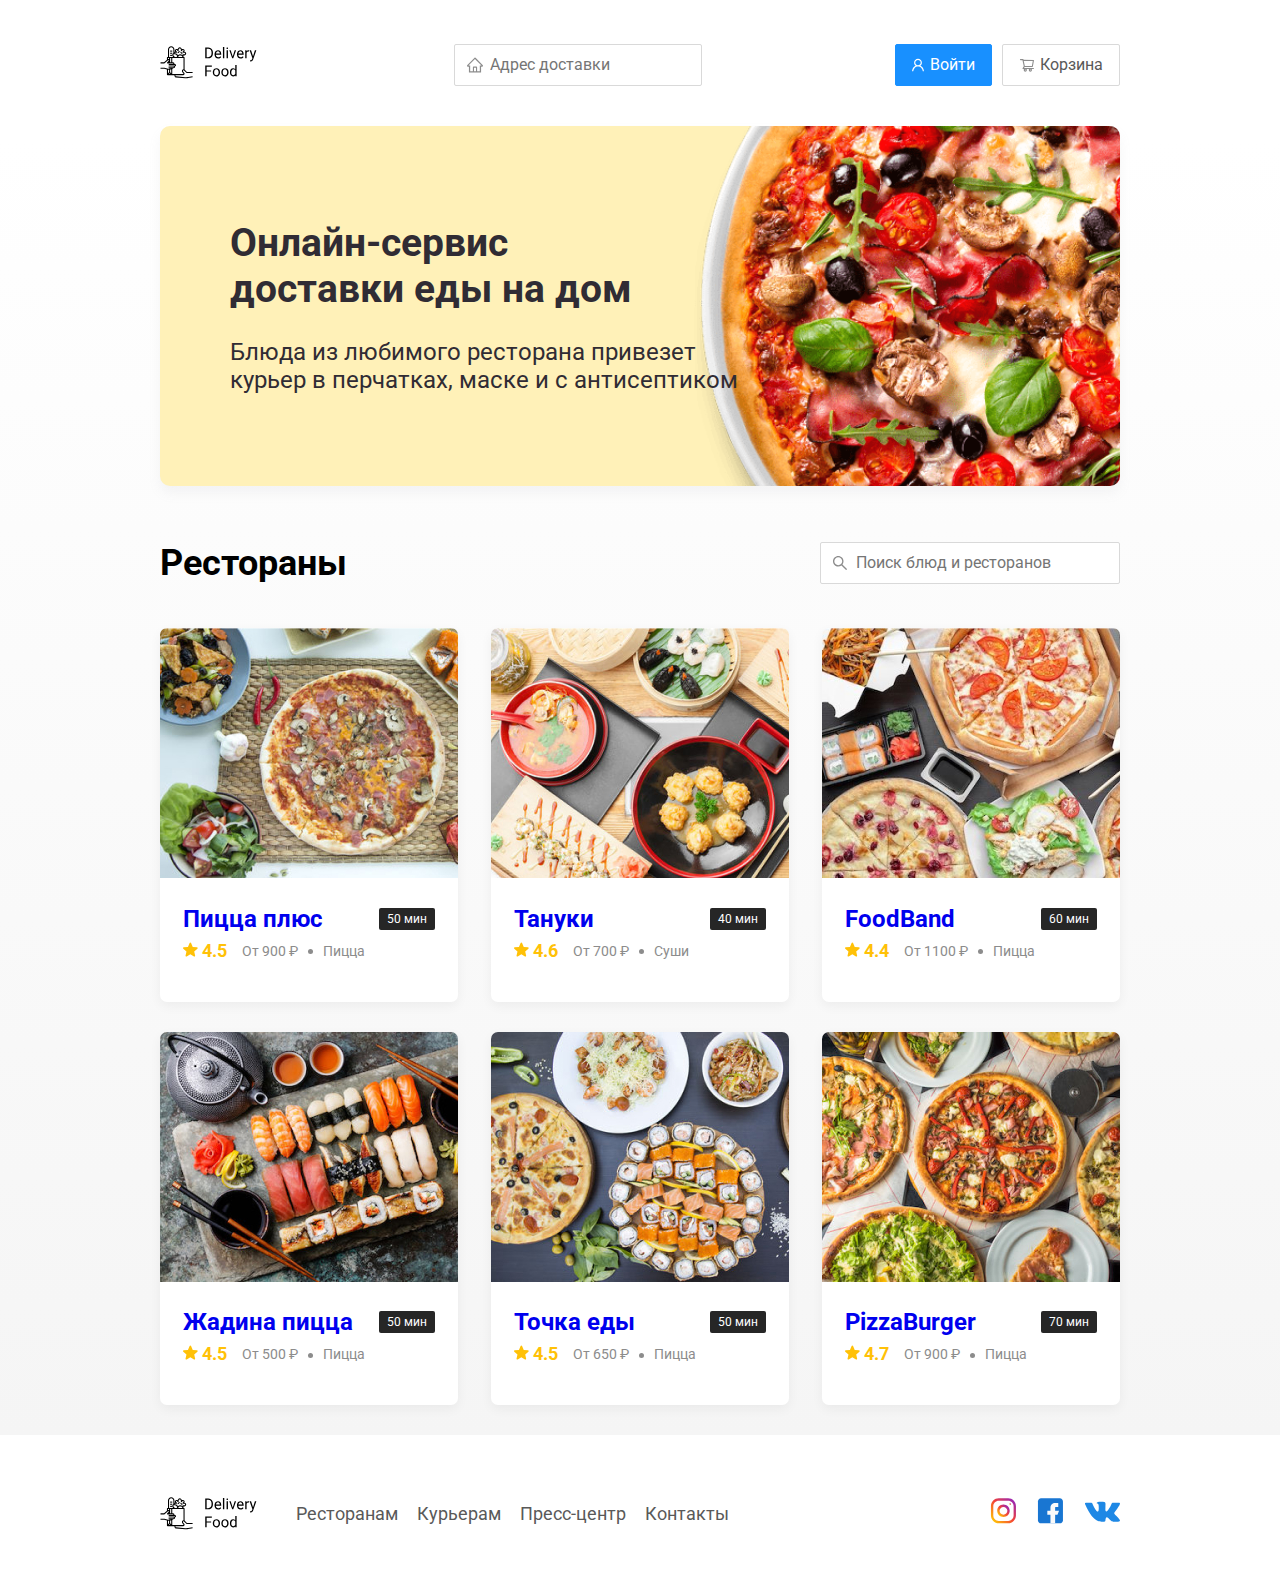
<file: index.html>
<!DOCTYPE html>
<html lang="ru">
<head>
    <meta charset="UTF-8">
    <meta name="viewport" content="width=device-width, initial-scale=1.0">
    <title>Delivery Food</title>
    <link href="https://fonts.googleapis.com/css?family=Roboto:400,700&display=swap&subset=cyrillic" rel="stylesheet"> 
    <link rel="stylesheet" href="css\normalize.css">
    <link rel="stylesheet" href="css/style.css">
    
</head>
<body>
 <div class="container">
    <header class="header">
        <a href="index.html" class="logo">
            <img src="img/logo.svg" alt="Logo" >
        </a>
        <input type="text" class="input input-address" placeholder="Адрес доставки">
        <div class="buttons">
            <button class="button button-primary">
                <img src="img/user.svg" alt="user" class="button-icon" >
                <span class="button-text">Войти</span>
                </button>
            <button class="button">
               <img src="img/shopping-cart.svg" alt="shopping-cart" class="button-icon"> 
               <span class="button-text">Корзина</span>
            </button>
        </div>
    </header>      
 </div>
 <main class="main">
     <div class="container">
        <section class="promo">
            <h1 class="promo-title">Онлайн-сервис<br>доставки еды на дом</h1>
            <p class="promo-text">Блюда из любимого ресторана привезет курьер в перчатках, маске и с антисептиком</p>
        </section>
        <!-- /.promo -->
    
        <section class="restaurants">
           <div class="section-heading">
               <h2 class="section-title">Рестораны</h2>
               <input type="text" class="input input-search" placeholder="Поиск блюд и ресторанов">
    
           </div> 
           <div class="cards">
               <a href="restaurant.html" class="card">
                   <img src="img/image.jpg" alt="image" class="card-image">
                   <div class="card-text">
                       <div class="card-heading">
                           <h3 class="card-title">Пицца плюс</h3>
                           <span class="card-tag tag">50 мин</span>
                       </div>
                       <!-- /.card-heading -->
                       <div class="card-info">
                           <div class="rating"><img src="img/star.svg" alt="star" class ="rating-star">
                            4.5</div>
                            <div class="price">От 900 ₽</div>
                            <div class="category">Пицца</div>
                       </div>
                       <!-- /.card-info -->
                   </div>
                   <!-- /.card-text -->
               </a>
               <!-- /.card -->
    
               <a href="restaurant.html" class="card">
                <img src="img/image2.jpg" alt="image" class="card-image">
                <div class="card-text">
                    <div class="card-heading">
                        <h3 class="card-title">Тануки</h3>
                        <span class="card-tag tag">40 мин</span>
                    </div>
                    <!-- /.card-heading -->
                    <div class="card-info">
                        <div class="rating"><img src="img/star.svg" alt="star" class ="rating-star">
                            4.6                       </div>
                         <div class="price">От 700 ₽</div>
                         <div class="category">Суши</div>
                    </div>
                    <!-- /.card-info -->
                </div>
                <!-- /.card-text -->
            </a>
            <!-- /.card -->
    
            <a href="restaurant.html" class="card">
                <img src="img/image3.jpg" alt="image" class="card-image">
                <div class="card-text">
                    <div class="card-heading">
                        <h3 class="card-title">FoodBand</h3>
                        <span class="card-tag tag">60 мин</span>
                    </div>
                    <!-- /.card-heading -->
                    <div class="card-info">
                        <div class="rating"><img src="img/star.svg" alt="star" class ="rating-star">
                            4.4</div>
                         <div class="price">От 1100 ₽</div>
                         <div class="category">Пицца</div>
                    </div>
                    <!-- /.card-info -->
                </div>
                <!-- /.card-text -->
            </a>
            <!-- /.card -->
    
            <a href="restaurant.html" class="card">
                <img src="img/image4.jpg" alt="image" class="card-image">
                <div class="card-text">
                    <div class="card-heading">
                        <h3 class="card-title">Жадина пицца</h3>
                        <span class="card-tag tag">50 мин</span>
                    </div>
                    <!-- /.card-heading -->
                    <div class="card-info">
                        <div class="rating"><img src="img/star.svg" alt="star" class ="rating-star">
                            4.5</div>
                         <div class="price">От 500 ₽</div>
                         <div class="category">Пицца</div>
                    </div>
                    <!-- /.card-info -->
                </div>
                <!-- /.card-text -->
            </a>
            <!-- /.card -->
    
            <a href="restaurant.html" class="card">
                <img src="img/image5.jpg" alt="image" class="card-image">
                <div class="card-text">
                    <div class="card-heading">
                        <h3 class="card-title">Точка еды</h3>
                        <span class="card-tag tag">50 мин</span>
                    </div>
                    <!-- /.card-heading -->
                    <div class="card-info">
                        <div class="rating"><img src="img/star.svg" alt="star" class ="rating-star">
                            4.5</div>
                         <div class="price">От 650 ₽</div>
                         <div class="category">Пицца</div>
                    </div>
                    <!-- /.card-info -->
                </div>
                <!-- /.card-text -->
            </a>
            <!-- /.card -->
    
            <a href="restaurant.html" class="card">
                <img src="img/image6.jpg" alt="image" class="card-image">
                <div class="card-text">
                    <div class="card-heading">
                        <h3 class="card-title">PizzaBurger</h3>
                        <span class="card-tag tag">70 мин</span>
                    </div>
                    <!-- /.card-heading -->
                    <div class="card-info">
                        <div class="rating"><img src="img/star.svg" alt="star" class ="rating-star">
                            4.7</div>
                         <div class="price">От 900 ₽</div>
                         <div class="category">Пицца</div>
                    </div>
                    <!-- /.card-info -->
                </div>
                <!-- /.card-text -->
            </a>
            <!-- /.card -->
            
    
           </div>
           <!-- /.cards -->
        </section>  
     </div>
     <!-- /.conteiner -->
 </main>
 <footer class="footer">
     <div class="container">
       <div class="footer-block">
           <img src="../img/logo.svg" alt="logo" class="footer-logo">
           <nav class="footer-nav">
               <a href="#" class="footer-link">Ресторанам</a>
               <a href="#" class="footer-link">Курьерам</a>
               <a href="#" class="footer-link">Пресс-центр</a>
               <a href="#" class="footer-link">Контакты</a>
           </nav>
           <div class="social-links">
               <a href="#" class="social-link"><img src="img\Group 1.svg"></a>
               <a href="#" class="social-link"><img src="img\Group 2.svg"></a>
               <a href="#" class="social-link"><img src="img\Group 3.svg"></a>
           </div>
           <!-- /.cocial-links -->
       </div>  

     </div>
 </footer>
 <!-- /.footer -->
</body>
</html>
</file>
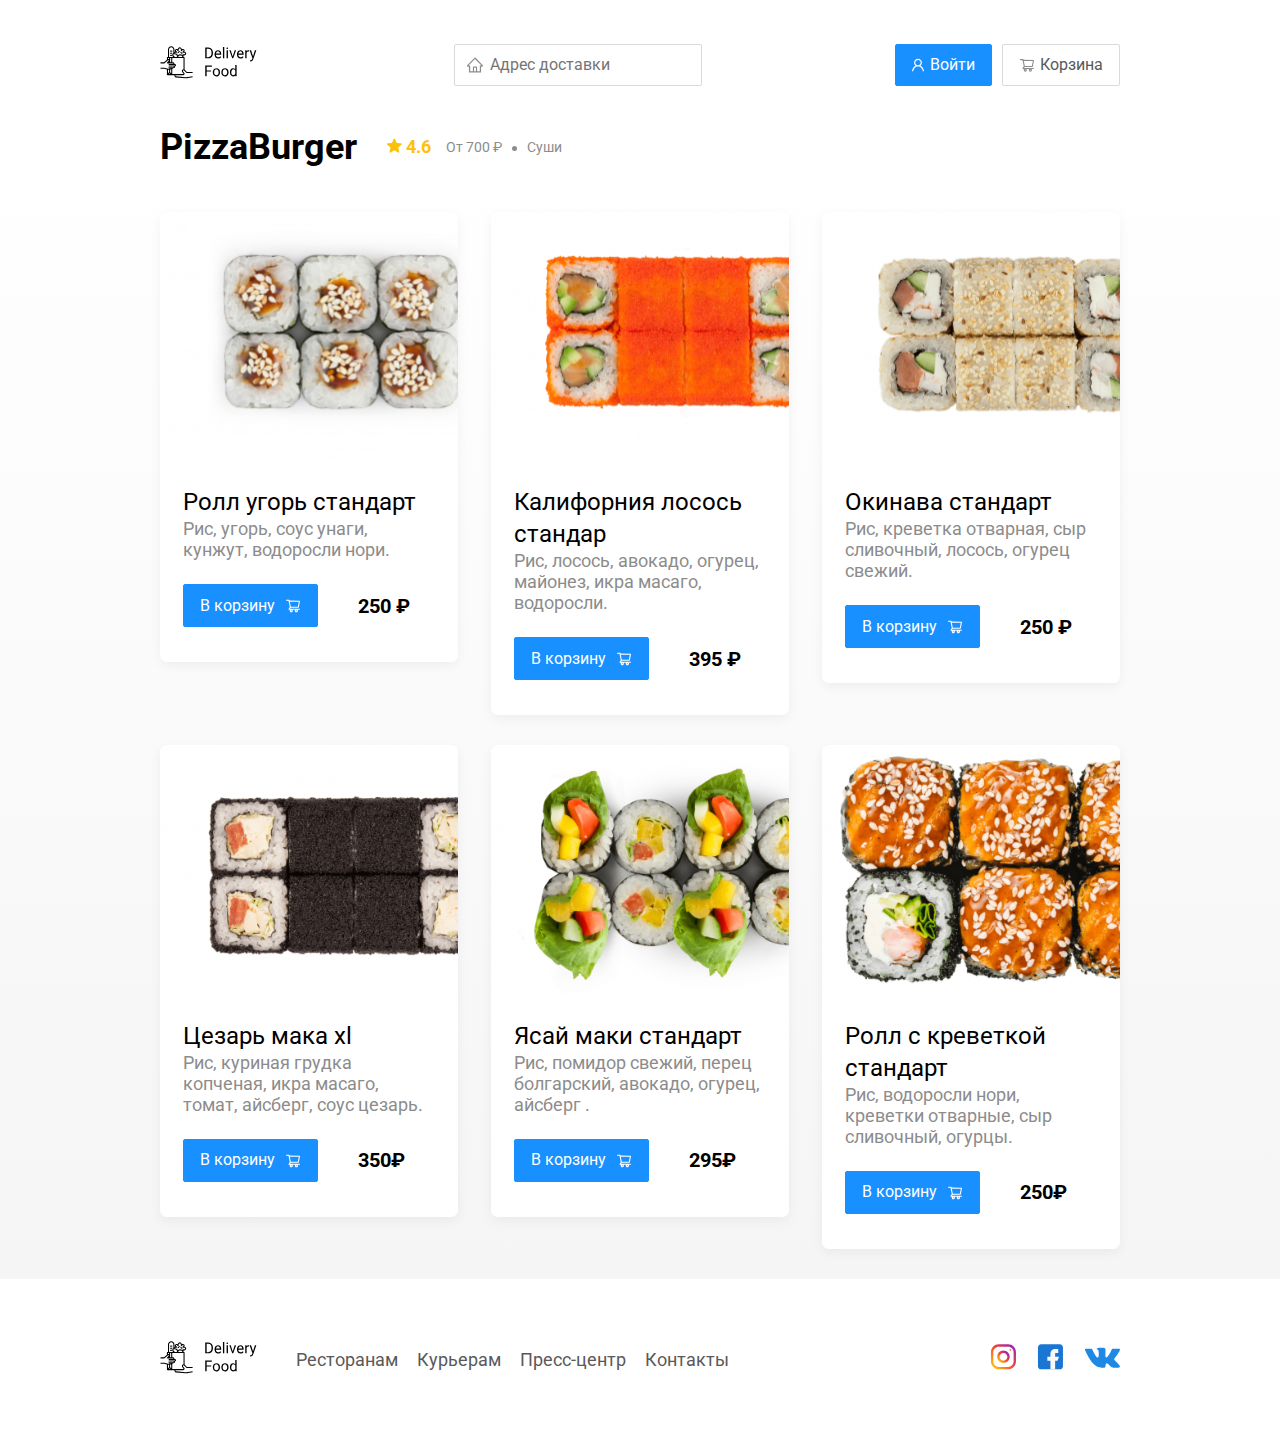
<file: restaurant.html>
<!DOCTYPE html>
<html lang="ru">
<head>
    <meta charset="UTF-8">
    <meta name="viewport" content="width=device-width, initial-scale=1.0">
    <title>Pizza Burger</title>
    <link href="https://fonts.googleapis.com/css?family=Roboto:400,700&display=swap&subset=cyrillic" rel="stylesheet"> 
    <link rel="stylesheet" href="css\normalize.css">
    <link rel="stylesheet" href="css/style.css">
    <link rel="stylesheet" href="css\animate.css">
    
</head>
<body>
 <div class="container">
    <header class="header">
        <a href="index.html" class="logo animated bounce">
            <img src="img/logo.svg" alt="Logo" >
        </a>
        <input type="text" class="input input-address" placeholder="Адрес доставки">
        <div class="buttons">
            <button class="button button-primary">
                <img src="img/user.svg" alt="user" class="button-icon" >
                <span class="button-text">Войти</span>
                </button>
            <button class="button" id="cart-button">
               <img src="img/shopping-cart.svg" alt="shopping-cart" class="button-icon"> 
               <span class="button-text">Корзина</span>
            </button>
        </div>
    </header>      
 </div>
 <main class="main">
     <div class="container">
        
    
        <section class="restaurants">
           <div class="section-heading">
               <h2 class="section-title">PizzaBurger</h2>
               <div class="card-info">
                <div class="rating"><img src="img/star.svg" alt="star" class ="rating-star">
                    4.6                       </div>
                 <div class="price">От 700 ₽</div>
                 <div class="category">Суши</div>
            </div>
            <!-- /.card-info -->
    
           </div> 
           <div class="cards">
               <div class="card">
                   <img src="img\promo1.svg" alt="image" class="card-image">
                   <div class="card-text">
                       <div class="card-heading">
                           <h3 class="card-title card-title-reg">Ролл угорь стандарт</h3>
                           
                       </div>
                       <!-- /.card-heading -->
                       <div class="card-info">
                            <div class="ingredients">Рис, угорь, соус унаги, кунжут, водоросли нори.</div>
                       </div>
                       <!-- /.card-info -->
                       <div class="card-buttons">
                           <button class="button button-primary">
                               <span class="button-card-text">В корзину</span>
                               <img src="img\sopping-white.svg" alt="shopping-cart" class="button-card-image">
                           </button>
                           <strong class="card-price-bold">250 ₽</strong>
                       </div>
                   </div>
                   <!-- /.card-text -->
               </div>
               <!-- /.card -->
    
               <div class="card">
                <img src="img\promo2.svg" alt="image" class="card-image">
                <div class="card-text">
                    <div class="card-heading">
                        <h3 class="card-title card-title-reg">Калифорния лосось стандар</h3>
                        
                    </div>
                    <!-- /.card-heading -->
                    <div class="card-info">
                         <div class="ingredients">Рис, лосось, авокадо, огурец, майонез, икра масаго, водоросли.</div>
                    </div>
                    <!-- /.card-info -->
                    <div class="card-buttons">
                        <button class="button button-primary">
                            <span class="button-card-text">В корзину</span>
                            <img src="img\sopping-white.svg" alt="shopping-cart" class="button-card-image">
                        </button>
                        <strong class="card-price-bold">395 ₽</strong>
                    </div>
                </div>
                <!-- /.card-text -->
            </div>
            <!-- /.card -->
    
            <div class="card">
                <img src="img\promo3.svg" alt="image" class="card-image">
                <div class="card-text">
                    <div class="card-heading">
                        <h3 class="card-title card-title-reg">Окинава стандарт</h3>
                        
                    </div>
                    <!-- /.card-heading -->
                    <div class="card-info">
                         <div class="ingredients">Рис, креветка отварная, сыр сливочный, лосось, огурец свежий.</div>
                    </div>
                    <!-- /.card-info -->
                    <div class="card-buttons">
                        <button class="button button-primary">
                            <span class="button-card-text">В корзину</span>
                            <img src="img\sopping-white.svg" alt="shopping-cart" class="button-card-image">
                        </button>
                        <strong class="card-price-bold">250 ₽</strong>
                    </div>
                </div>
                <!-- /.card-text -->
            </div>
            <!-- /.card -->
    
            <div class="card">
                <img src="img\promo4.svg" alt="image" class="card-image">
                <div class="card-text">
                    <div class="card-heading">
                        <h3 class="card-title card-title-reg">Цезарь мака xl</h3>
                        
                    </div>
                    <!-- /.card-heading -->
                    <div class="card-info">
                         <div class="ingredients">Рис, куриная грудка копченая, икра масаго, томат, айсберг, соус цезарь.</div>
                    </div>
                    <!-- /.card-info -->
                    <div class="card-buttons">
                        <button class="button button-primary">
                            <span class="button-card-text">В корзину</span>
                            <img src="img\sopping-white.svg" alt="shopping-cart" class="button-card-image">
                        </button>
                        <strong class="card-price-bold">350₽</strong>
                    </div>
                </div>
                <!-- /.card-text -->
            </div>
            <!-- /.card -->
    
            <div class="card">
                <img src="img\promo5.svg" alt="image" class="card-image">
                <div class="card-text">
                    <div class="card-heading">
                        <h3 class="card-title card-title-reg">Ясай маки стандарт</h3>
                        
                    </div>
                    <!-- /.card-heading -->
                    <div class="card-info">
                         <div class="ingredients">Рис, помидор свежий, перец болгарский, авокадо, огурец, айсберг .</div>
                    </div>
                    <!-- /.card-info -->
                    <div class="card-buttons">
                        <button class="button button-primary">
                            <span class="button-card-text">В корзину</span>
                            <img src="img\sopping-white.svg" alt="shopping-cart" class="button-card-image">
                        </button>
                        <strong class="card-price-bold">295₽</strong>
                    </div>
                </div>
                <!-- /.card-text -->
            </div>
            <!-- /.card -->
    
            <div class="card">
                <img src="img\promo6.svg" alt="image" class="card-image">
                <div class="card-text">
                    <div class="card-heading">
                        <h3 class="card-title card-title-reg">Ролл с креветкой стандарт</h3>
                        
                    </div>
                    <!-- /.card-heading -->
                    <div class="card-info">
                         <div class="ingredients">Рис, водоросли нори, креветки отварные, сыр сливочный, огурцы.</div>
                    </div>
                    <!-- /.card-info -->
                    <div class="card-buttons">
                        <button class="button button-primary">
                            <span class="button-card-text">В корзину</span>
                            <img src="img\sopping-white.svg" alt="shopping-cart" class="button-card-image">
                        </button>
                        <strong class="card-price-bold">250₽</strong>
                    </div>
                </div>
                <!-- /.card-text -->
            </div>
            <!-- /.card -->
            
    
           </div>
           <!-- /.cards -->
        </section>  
     </div>
     <!-- /.conteiner -->
 </main>
 <footer class="footer">
     <div class="container">
       <div class="footer-block">
        <a href="index.html" class="footer-logo">
            <img src="img/logo.svg" alt="Logo" >
        </a>
           <nav class="footer-nav">
               <a href="#" class="footer-link">Ресторанам</a>
               <a href="#" class="footer-link">Курьерам</a>
               <a href="#" class="footer-link">Пресс-центр</a>
               <a href="#" class="footer-link">Контакты</a>
           </nav>
           <div class="social-links">
               <a href="#" class="social-link"><img src="img\Group 1.svg"></a>
               <a href="#" class="social-link"><img src="img\Group 2.svg"></a>
               <a href="#" class="social-link"><img src="img\Group 3.svg"></a>
           </div>
           <!-- /.cocial-links -->
       </div>  

     </div>
 </footer>
 <!-- /.footer -->

 <div class="modal">
     <div class="modal-dialog">
         <div class="modal-header">
             <h3 class="modal-title">Корзина</h3>
             <button class="close">&times;</button>
         </div>
         <!-- /.modal-header -->
         <div class="modal-body">
             <div class="food-row">
                 <span class="food-name">Ролл угорь стандарт</span>
                 <strong class="food-price">250 ₽</strong>
                 <div class="food-counter">
                     <button class="counter-button">-</button>
                     <span class="counter">1</span>
                     <button class="counter-button">+</button>
                 </div>
             </div>
             <!-- /.food-row -->
             <div class="food-row">
                <span class="food-name">Ролл угорь стандарт</span>
                <strong class="food-price">250 ₽</strong>
                <div class="food-counter">
                    <button class="counter-button">-</button>
                    <span class="counter">1</span>
                    <button class="counter-button">+</button>
                </div>
            </div>
            <!-- /.food-row -->
            <div class="food-row">
                <span class="food-name">Ролл угорь стандарт</span>
                <strong class="food-price">250 ₽</strong>
                <div class="food-counter">
                    <button class="counter-button">-</button>
                    <span class="counter">1</span>
                    <button class="counter-button">+</button>
                </div>
            </div>
            <!-- /.food-row -->
            <div class="food-row">
                <span class="food-name">Ролл угорь стандарт</span>
                <strong class="food-price">250 ₽</strong>
                <div class="food-counter">
                    <button class="counter-button">-</button>
                    <span class="counter">1</span>
                    <button class="counter-button">+</button>
                </div>
            </div>
            <!-- /.food-row -->
             
         </div>
         <!-- /.modal-body -->
         <div class="modal-footer">
             <span class="modal-pricetag">1250 ₽</span>
             <div class="footer-buttons">
                 <button class="button button-primary">Оформить заказ</button>
                 <button class="button">Отмена</button>
             </div>
         </div>
         <!-- /.modal-footer -->
     </div>
     <!-- /.modal-dialog -->
 </div>
 <script src="js\main.js"></script>
</body>
</html>
</file>
<file: css/style.css>
* {
    box-sizing: border-box;
}
body {
    font-family: 'Roboto', sans-serif;
    padding-top: 44px;
}
.main {
    background: linear-gradient(180deg, rgba(245, 245, 245, 0) 1.04%, #F5F5F5 100%);
}
.container {
    max-width: 1200px;
    margin: auto;
}
.header {
    display: flex;
    align-items: center;
    justify-content: space-between;
    margin-bottom: 40px;
}
.input {
    background: #FFFFFF;
    border: 1px solid #D9D9D9;
    border-radius: 2px;
    font-size: 16px;
    line-height: 24px;
    padding: 8px;
    padding-left: 35px;
    background-repeat: no-repeat;
    background-position: left 11px center;
}
.input-address {
    flex: 0,8;
    background-image: url(../img/home.svg);
      
}
.input-search {
    width: 300px;
    background-image: url(../img/search.svg);
    margin-left: auto;    
}
.buttons {
    display: flex;
    align-items: center;
}
.button {
    display: flex;
    align-items: center;
    padding: 8px 16px;
    background: #FFFFFF;
    border: 1px solid #D9D9D9;
    box-sizing: border-box;
    box-shadow: 0px 0px 2px rgba(0, 0, 0, 0.0015);
    border-radius: 2px;
    color: #595959;
    font-size: 16px;
    line-height: 24px;  
}
.button-primary {
    background: #1890FF;
    border: 1px solid #1890FF;
    color: #FFFFFF;
    margin-right: 10px;
}
.button-icon {
    margin-right: 6px;
}
.button-card-text {
    margin-right: 10px;
}
.promo {
    box-shadow: 0px 7px 12px rgba(158, 158, 163, 0.1);
    background: #FFF1B8 url(../img/promo-img.png) no-repeat top -100px right -190px / 700px;
    border-radius: 10px;
    padding: 68px 70px;
    margin-bottom: 56px;
}
.promo-title {
    font-style: normal;
    font-weight: bold;
    font-size: 39px;
    line-height: 46px;
    color: #302C34;
}
.promo-text {
    max-width: 538px;
    font-style: normal;
    font-weight: normal;
    font-size: 24px;
    line-height: 28px;
    color: #302C34;

}
.section-heading {
    display: flex;
    align-items: center;
    
    margin-bottom: 44px;
}
.section-title {
    font-style: normal;
    font-weight: bold;
    font-size: 36px;
    line-height: 42px;
    color: #000000;
    margin: 0;
    margin-right: 30px;
}
.cards {
    display: flex;
    flex-wrap: wrap;
    justify-content: space-between;
    align-items: flex-start;
}
.card {
    background: #FFFFFF;
    box-shadow: 0px 4px 12px rgba(0, 0, 0, 0.05);
    border-radius: 7px;
    overflow: hidden;
    margin-bottom: 30px;
    flex-basis: 31%;
    text-decoration: none;
}
.card-image {
    width: 384px;
    height: 250px;
    object-fit: cover;
}
.card-text {
    padding-top: 20px;
    padding-bottom: 35px;
    padding-right: 23px;
    padding-left: 23px;
}
.card-heading {
    display: flex;
    align-items: center;
    justify-content: space-between;
}
.card-title {
    margin: 0;
    font-style: normal;
    font-weight: bold;
    font-size: 24px;
    line-height: 32px;
}
.card-title-reg {
    font-weight: 400;
}
.card-tag {
    font-style: normal;
    font-weight: normal;
    font-size: 12px;
    line-height: 20px;
    color: #FFFFFF;
    background: #262626;
    border-radius: 2px;
    padding: 1px 8px;
}
.card-info {
    display: flex;
    align-items: center;
    flex-wrap: wrap;
    
}
.card-buttons {
    display: flex;
    align-items: center;
    margin-top: 24px;
    
}
.card-price-bold {
    font-style: normal;
    font-weight: bold;
    font-size: 20px;
    line-height: 32px;
    margin-left: 30px;
}
.rating {
    margin-right: 26px;
    color: #FFC107;
    font-weight: bold;
    font-size: 18px;
    line-height: 32px;
}
.price,
.category {
    color: #8C8C8C;
    font-size: 18px;
    line-height: 32px;
}
.price {
    margin-right: 10px;
}
.ingredients {
    color: #8C8C8C;
    font-size: 18px;
    line-height: 21px;
}
.category {
    text-overflow: ellipsis;
    overflow: hidden;
    white-space: nowrap;
    max-width: 150px;
}
.price:after {
    content: "";
    width: 5px;
    height: 5px;
    background-color: #8c8c8c;
    display: inline-block;
    vertical-align: middle;
    border-radius: 50%;
    margin-left: 10px;
}
.footer {
    padding: 60px 0;
}
.footer-block {
    display: flex;
    align-items: center;
    justify-content: space-between;
}
.footer-nav {
    margin-left: 35px;
    margin-right: auto;
}
.footer-link {
    display: inline-block;
    color: #595959;
    font-style: normal;
    font-weight: normal;
    font-size: 18px;
    line-height: 21px;
    text-decoration: none;

}
.footer-link:not(:last-child) {
    margin-right: 15px;
}
.social-links {
    display: flex;
    align-items: center;
    }
.social-link:not(:last-child) {
    margin-right: 21px;
}
.modal {

    position: fixed;
    left: 0;
    top: 0;
    width: 100%;
    height: 100%;
    background: rgba(0, 0, 0, 0.4);
    display: none;
}
.is-open {
    display: flex;
}
.modal-dialog {
    max-width: 780px;
    width: 95%;
    background: #FFFFFF;
    border-radius: 5px;
    margin: auto;
    padding: 40px 45px;
}
.modal-header {
    display: flex;
    align-items: center;
    justify-content: space-between;
    margin-bottom: 45px;
}
.modal-title {
    margin: 0;
    font-weight: bold;
    font-size: 36px;
    line-height: 42px;
}
.close {
    font-size: 36px;
    border: none;
    background-color: transparent;
}
.modal-body {
    margin-bottom: 52px;
}
.food-row {
    display: flex;
    align-items: flex-start;
    justify-content: space-between;
    padding-bottom: 8px;
    border-bottom: 1px solid #D9D9D9;
    margin-bottom: 15px;
}
.food-name {
    font-size: 18px;
    line-height: 32px;
}
.food-price {
    margin-left: auto;
    margin-right: 47px;
    font-weight: bold;
    font-size: 20px;
    line-height: 32px;
}
.food-counter {
    display: flex;
    align-items: center;
    
}
.counter-button {
    display: flex;
    align-items: center;
    justify-content: center;
    width: 39px;
    height: 32px;
    background: #FFFFFF;
    border: 1px solid #40A9FF;
    box-sizing: border-box;
    border-radius: 2px;
    font-weight: normal;
    font-size: 14px;
    line-height: 22px;
    color: #40A9FF;
}
.counter {
    font-size: 16px;
    line-height: 24px;
    margin-left: 10px;
    margin-right: 10px;

}
.modal-footer {
    display: flex;
    align-items: center;
    justify-content: space-between;
}
.footer-buttons {
    display: flex;
    align-items: center;
}
.modal-pricetag {
    background: #262626;
    border-radius: 5px;
    color: #ffffff;
    padding: 15px 20px;
    font-size: 20px;
    line-height: 23px;
}

@media (max-width: 1366px) {
    .container {
        max-width: 960px;
    }
   .promo {
       background-position: center right -300px;
       background-size: 750px;
   } 
   .rating {
       margin-right: 15px;

   }
    .category,.price {
        font-size: 14px;
    }
    
}
@media (max-width: 992px) {
    .container {
        max-width: 750px;
    }
    .promo {
        padding: 50px;
        background-size: 500px;
        background-position: center right -150px;
    }
    .promo-text {
        font-size: 18px;
        max-width: 400px;
    }
    .card {
        flex-basis: 49%;
    }
    .footer-link {
        font-size: 16px;
    }

}
@media (max-width: 768px) {
    .container {
        min-width: 560px;
    }
    .card-info {
        flex-wrap: wrap;

    }
    .card.rating {
        flex-basis: 100%;
    }
    .card-title {
        font-size: 18px;
    }
    .promo {
        background-size: 400px;
        background-position: bottom 50px right;
        
    }
    .promo-title {
        font-size: 24px;
        line-height: 1.4;
        
    }
    .promo-text {
        margin-top: o;
    }
    

}
@media (max-width: 578px) {
    .container {
        width: 90%;
    }
    .header {
        flex-wrap: wrap;
    }
    .input-address {
        margin-top: 15px;
        order: 5;
        flex: 1;
    }
    .promo {
        background-color: none;

    }
    .promo-title {
        margin-bottom: 10px;
    }
    .section-title {
        font-size: 20px;
    }
    .card {
        flex-basis: 100%;
    }
    .card-image {
        width: 100%;
    }
    .footer {
        padding: 30px 0;
    }
    .footer-block {
        align-items: flex-start;
    }
    .footer-nav {
        margin-left: 0;
        margin-right: 0;
        order: 0;
        display: flex;
        flex-direction: column;
    }
    .footer-logo {
        margin-right: 15px;
        order: 1;
    }
    .social-links {
        order: 2;
    }
}
@media (max-width: 480px) {
    .button-text {
        display: none;
    }
    .button {
        min-height: 40px;
    }
    .button-icon {
        margin: 0;
    }
    .section-heading {
        flex-wrap: wrap;
    }
    .promo {
        padding: 20px;
    }
    .footer-block {
        flex-wrap: wrap;
        flex-direction: column;
        align-items: center;
    }
    .footer-logo {
        order: 0;
        margin-bottom: 20px;
    }
    .footer-nav {
        margin-bottom: 20px;
        text-align: center;
    }
    .footer-link:not(last-shild) {
        margin-right: 0;
    }
}
</file>
